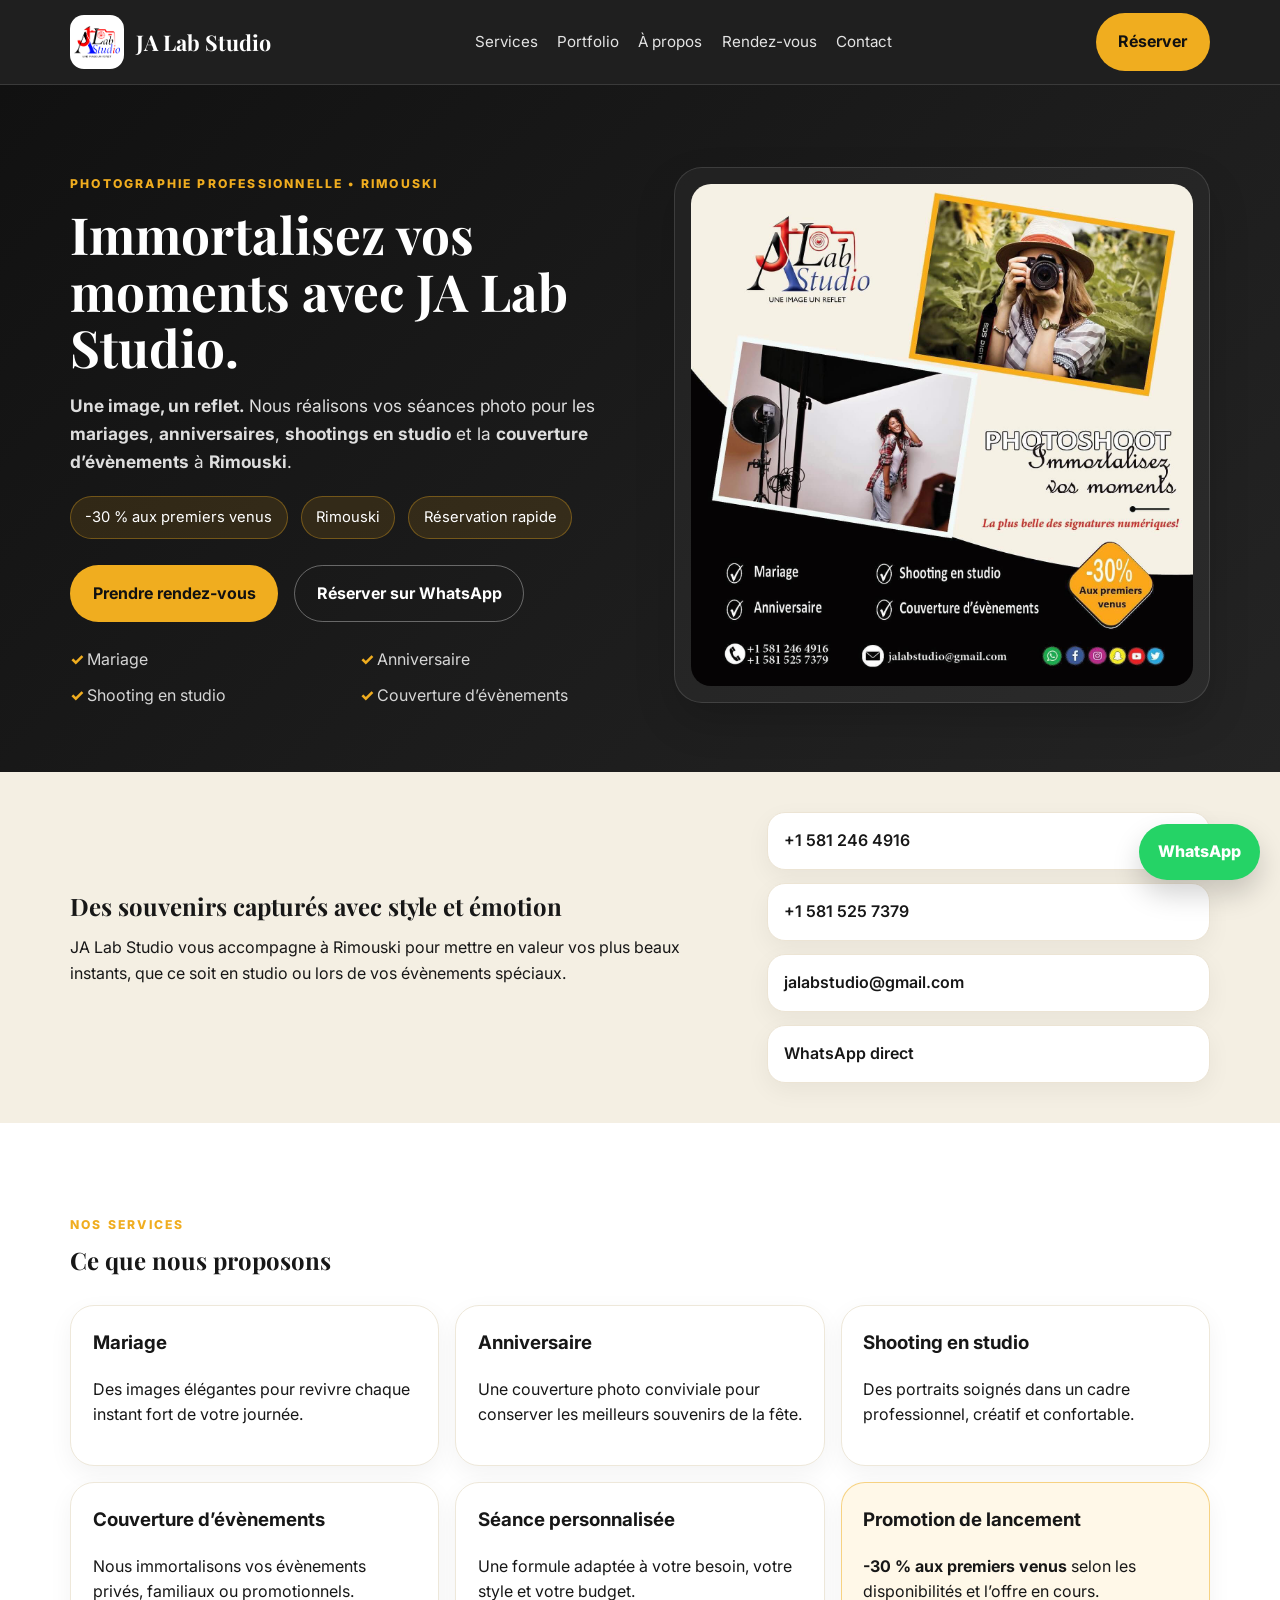
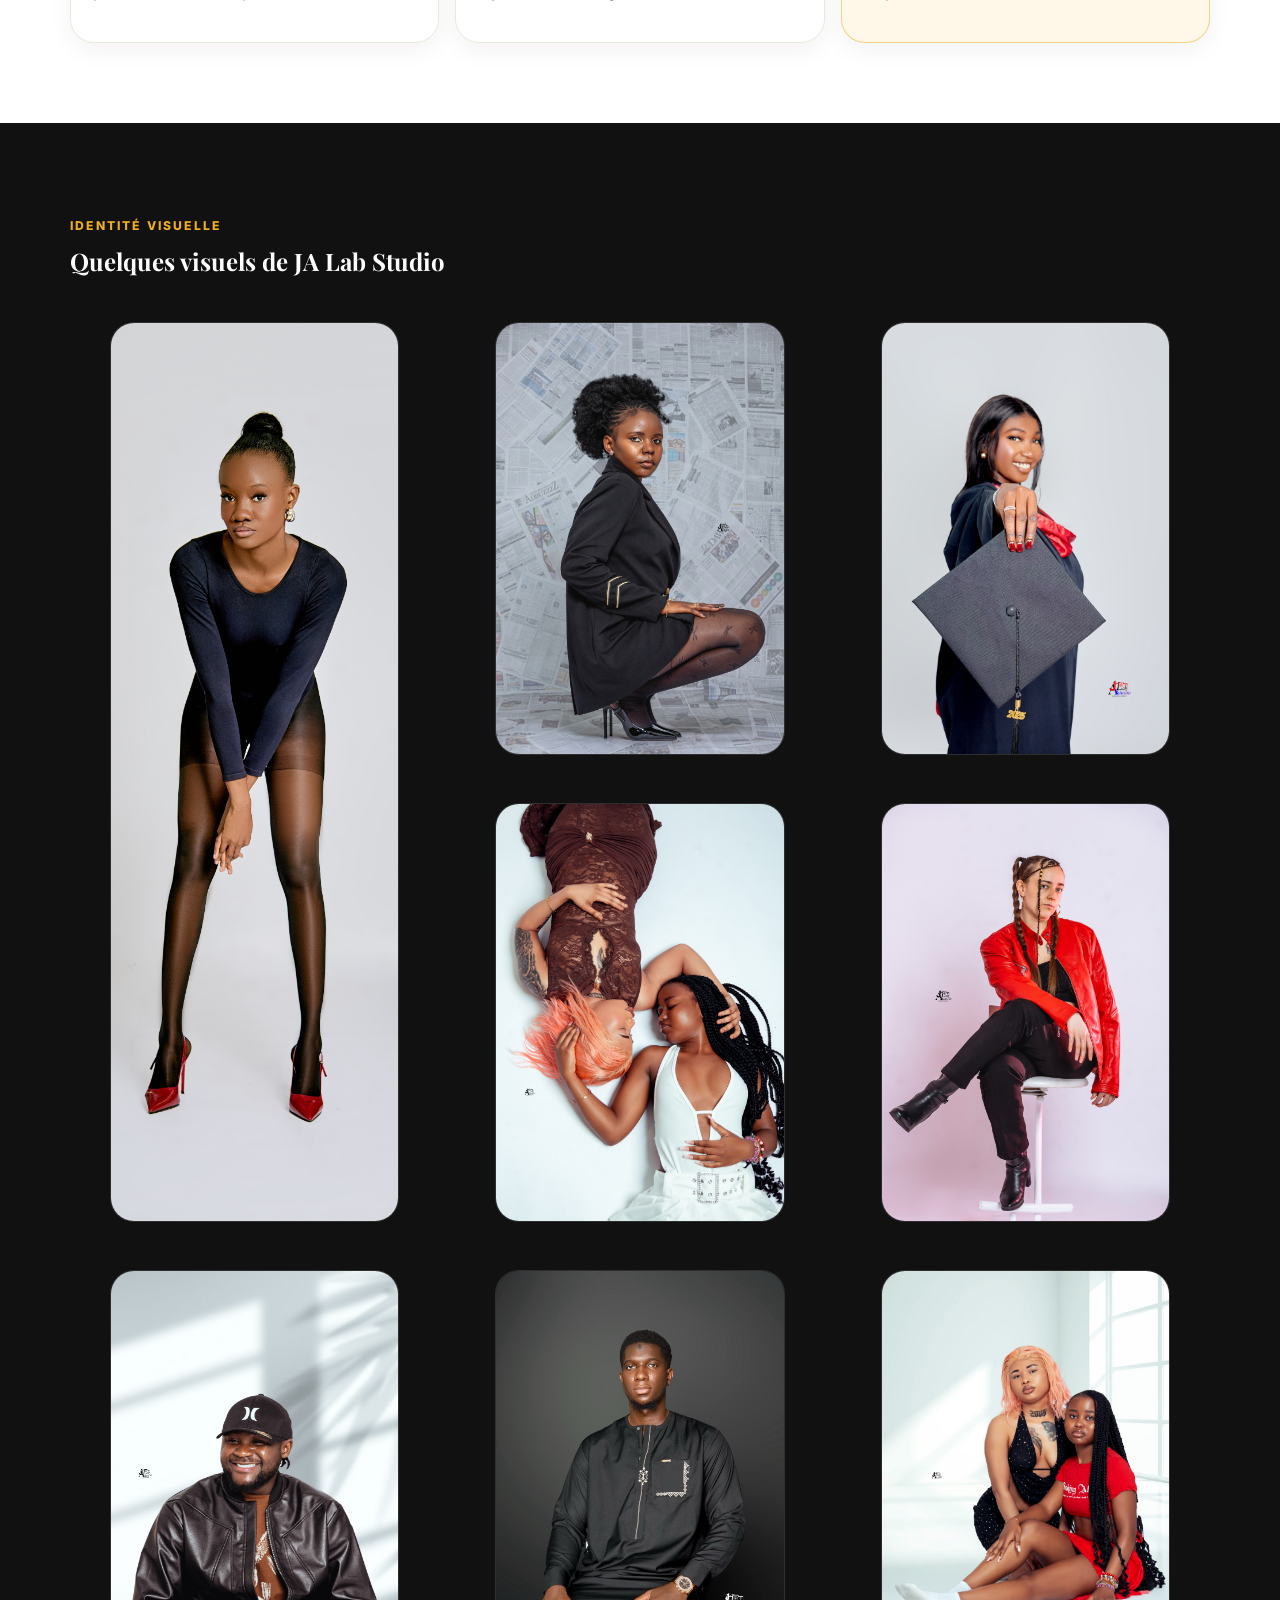
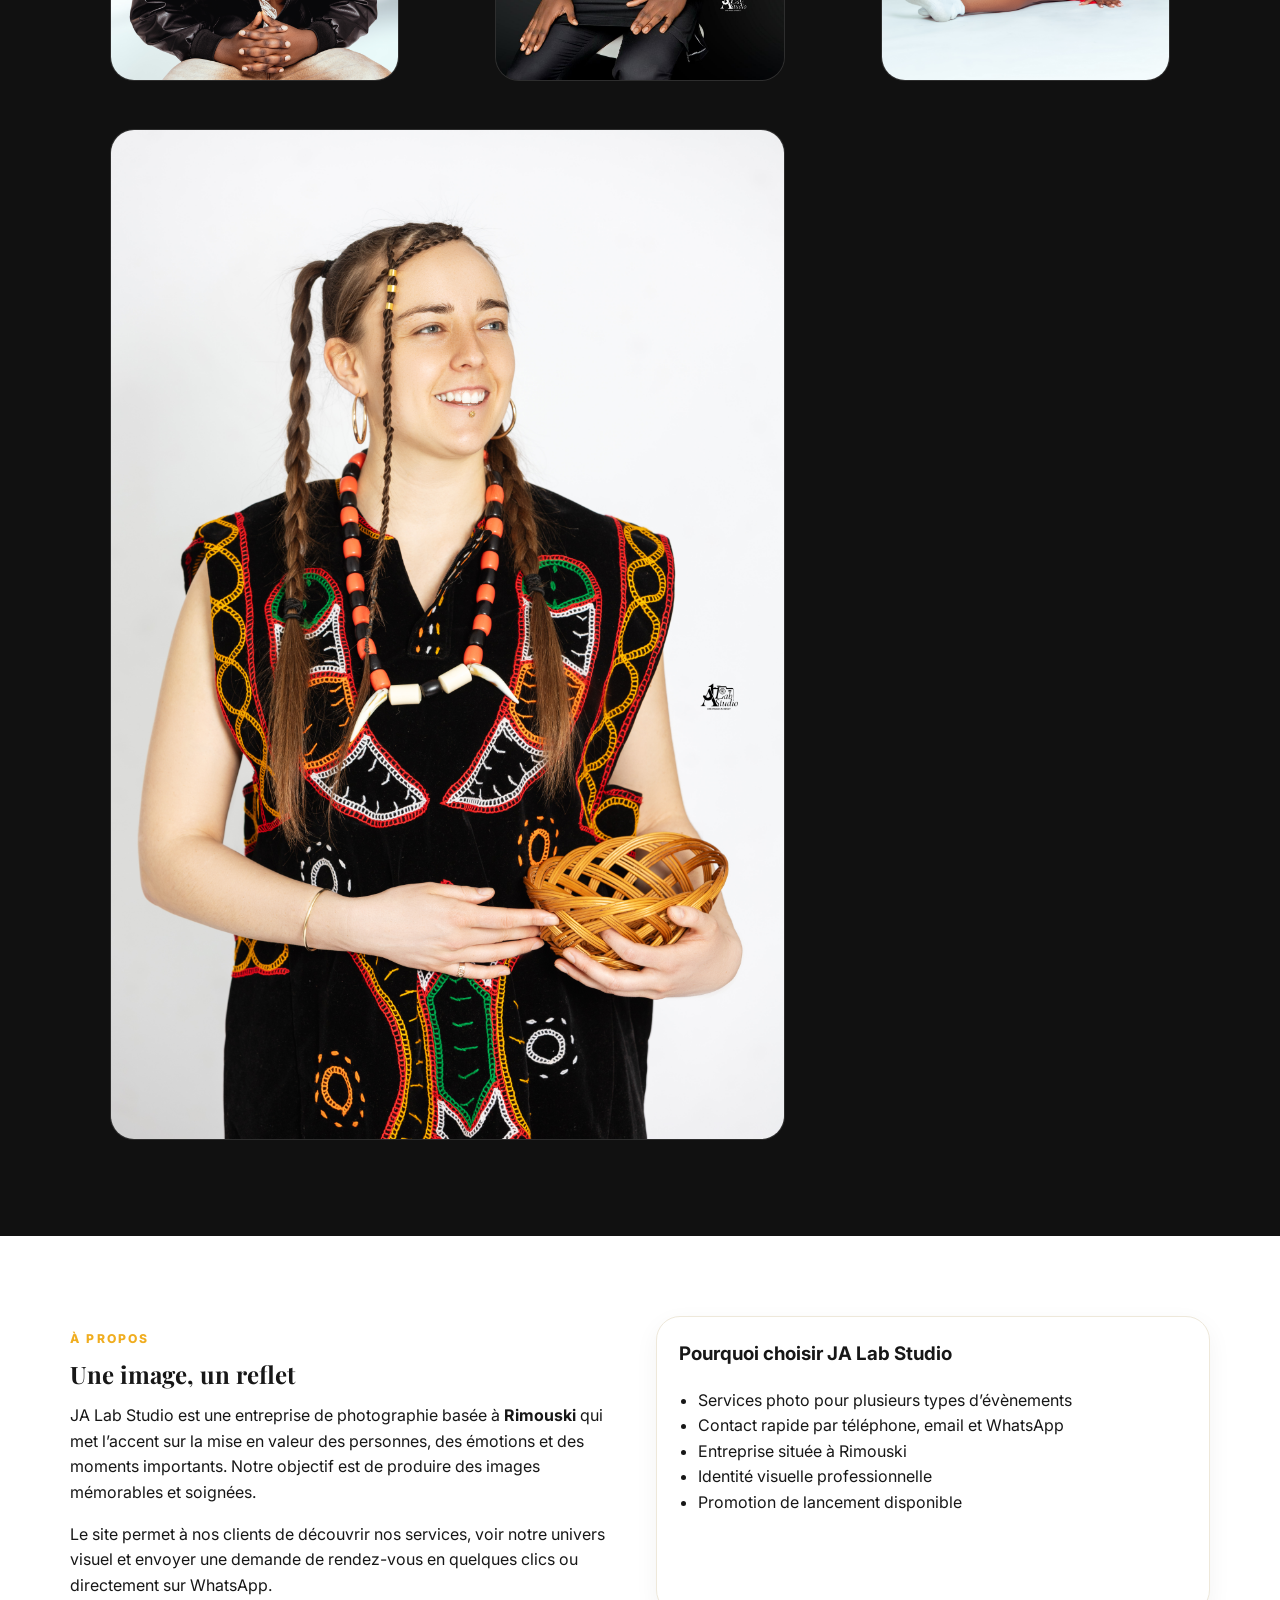
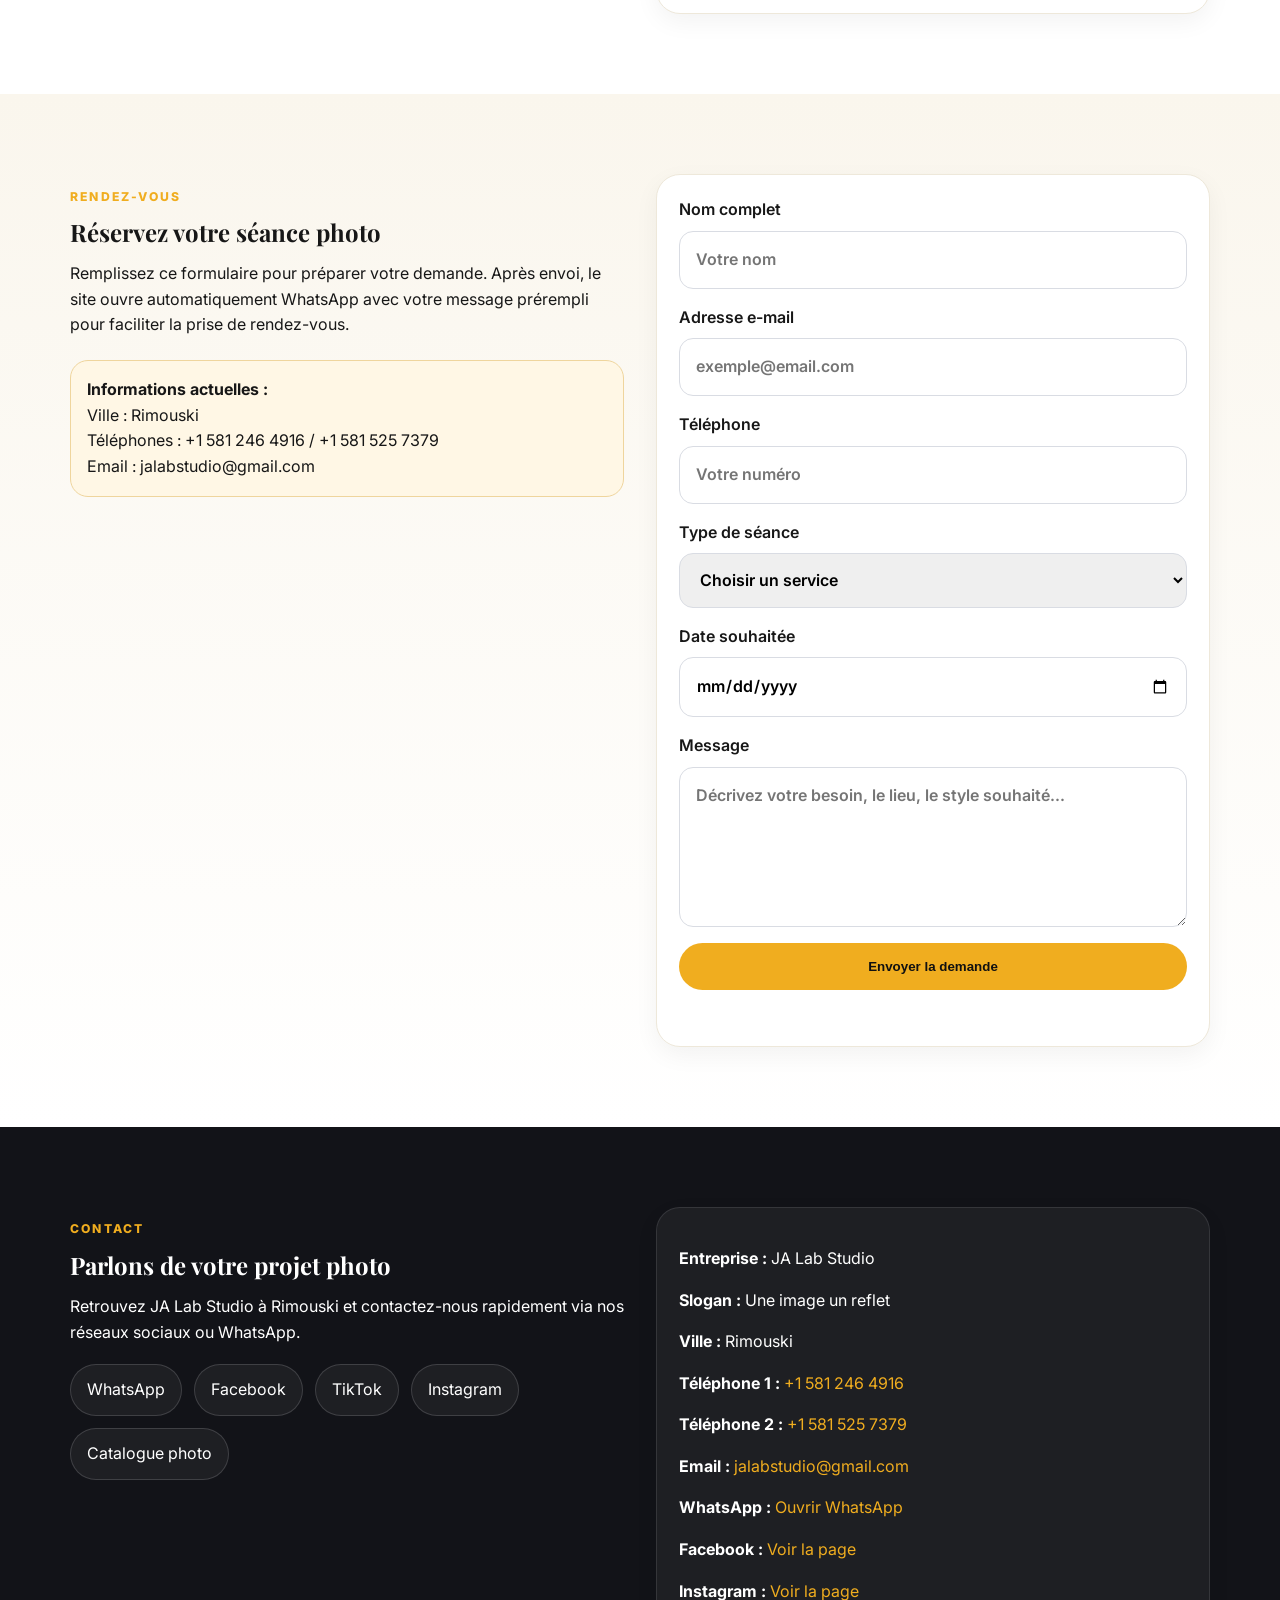
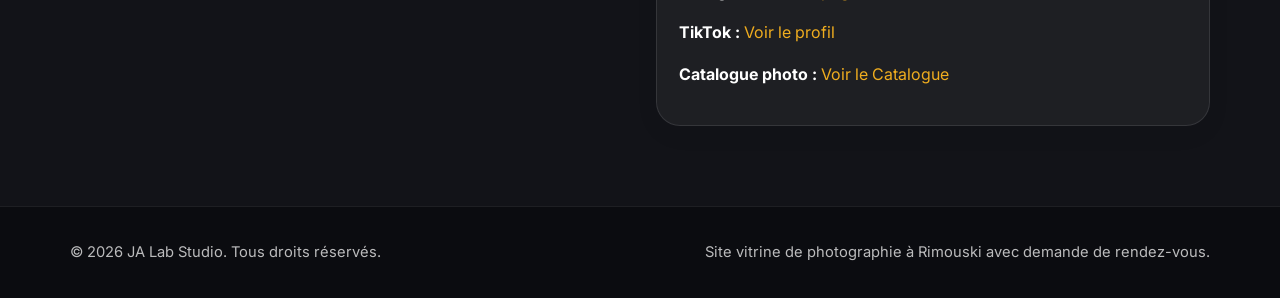
<file: index.html>
<!DOCTYPE html>
<html lang="fr">
<head>
  <meta charset="UTF-8" />
  <meta name="viewport" content="width=device-width, initial-scale=1.0" />
  <title>JA Lab Studio | Photographie à Rimouski</title>
  <meta name="description" content="JA Lab Studio à Rimouski - Mariage, anniversaire, shooting en studio et couverture d'événements. Réservez votre séance photo facilement." />
  <link rel="preconnect" href="https://fonts.googleapis.com">
  <link rel="preconnect" href="https://fonts.gstatic.com" crossorigin>
  <link href="https://fonts.googleapis.com/css2?family=Playfair+Display:wght@600;700&family=Inter:wght@400;500;600;700;800&display=swap" rel="stylesheet">
  <link rel="stylesheet" href="styles.css" />
</head>
<body>
  <header class="site-header">
    <div class="container nav-wrap">
      <a href="#accueil" class="brand">
       <img src="logo-ja-lab-studio.png" alt="Logo JA Lab Studio" class="brand-logo">
        <span class="brand-text">JA Lab Studio</span>
      </a>
      <nav class="nav">
        <a href="#services">Services</a>
        <a href="#portfolio">Portfolio</a>
        <a href="#apropos">À propos</a>
        <a href="#reservation">Rendez-vous</a>
        <a href="#contact">Contact</a>
      </nav>
      <a href="#reservation" class="btn btn-primary nav-cta">Réserver</a>
    </div>
  </header>

  <main>
    <section id="accueil" class="hero">
      <div class="container hero-grid">
        <div class="hero-copy">
          <p class="eyebrow">Photographie professionnelle • Rimouski</p>
          <h1>Immortalisez vos moments avec JA Lab Studio.</h1>
          <p class="hero-text">
            <strong>Une image, un reflet.</strong> Nous réalisons vos séances photo pour les <strong>mariages</strong>,
            <strong>anniversaires</strong>, <strong>shootings en studio</strong> et la <strong>couverture d’évènements</strong> à <strong>Rimouski</strong>.
          </p>
          <div class="hero-badges">
            <span>-30 % aux premiers venus</span>
            <span>Rimouski</span>
            <span>Réservation rapide</span>
          </div>
          <div class="hero-actions">
            <a href="#reservation" class="btn btn-primary">Prendre rendez-vous</a>
            <a href="https://wa.me/message/3RZIZTAQAWMLC1" target="_blank" rel="noopener" class="btn btn-secondary">Réserver sur WhatsApp</a>
          </div>
          <ul class="hero-points">
            <li>Mariage</li>
            <li>Anniversaire</li>
            <li>Shooting en studio</li>
            <li>Couverture d’évènements</li>
          </ul>
        </div>

        <div class="hero-visual">
          <div class="hero-poster-card">
           <img src="flyer.jpeg" alt="Affiche publicitaire JA Lab Studio" class="hero-poster">
          </div>
        </div>
      </div>
    </section>

    <section class="intro-strip">
      <div class="container intro-strip-grid">
        <div>
          <h2>Des souvenirs capturés avec style et émotion</h2>
          <p>
            JA Lab Studio vous accompagne à Rimouski pour mettre en valeur vos plus beaux instants,
            que ce soit en studio ou lors de vos évènements spéciaux.
          </p>
        </div>
        <div class="quick-contact">
          <a href="tel:+15812464916">+1 581 246 4916</a>
          <a href="tel:+15815257379">+1 581 525 7379</a>
          <a href="mailto:jalabstudio@gmail.com">jalabstudio@gmail.com</a>
          <a href="https://wa.me/message/3RZIZTAQAWMLC1" target="_blank" rel="noopener">WhatsApp direct</a>
        </div>
      </div>
    </section>

    <section id="services" class="section">
      <div class="container">
        <p class="eyebrow">Nos services</p>
        <h2>Ce que nous proposons</h2>
        <div class="services-grid">
          <article class="service-card">
            <h3>Mariage</h3>
            <p>Des images élégantes pour revivre chaque instant fort de votre journée.</p>
          </article>
          <article class="service-card">
            <h3>Anniversaire</h3>
            <p>Une couverture photo conviviale pour conserver les meilleurs souvenirs de la fête.</p>
          </article>
          <article class="service-card">
            <h3>Shooting en studio</h3>
            <p>Des portraits soignés dans un cadre professionnel, créatif et confortable.</p>
          </article>
          <article class="service-card">
            <h3>Couverture d’évènements</h3>
            <p>Nous immortalisons vos évènements privés, familiaux ou promotionnels.</p>
          </article>
          <article class="service-card">
            <h3>Séance personnalisée</h3>
            <p>Une formule adaptée à votre besoin, votre style et votre budget.</p>
          </article>
          <article class="service-card highlight">
            <h3>Promotion de lancement</h3>
            <p><strong>-30 % aux premiers venus</strong> selon les disponibilités et l’offre en cours.</p>
          </article>
        </div>
      </div>
    </section>

    <section id="portfolio" class="section section-dark">
      <div class="container">
        <p class="eyebrow">Identité visuelle</p>
        <h2>Quelques visuels de JA Lab Studio</h2>
        <p class="section-text">
        </p>
        <div class="gallery-grid real-gallery">
           <figure class="gallery-item tall"><img src="IMG_5863.JPG.jpeg" alt="Shooting Studio"></figure>
          <figure class="gallery-item"><img src="IMG_5501.JPG.jpeg" alt="shooting studio pro"></figure>
          <figure class="gallery-item"><img src="IMG_6047.JPG.jpeg" alt="shooting studio pro1"></figure>
          <figure class="gallery-item"><img src="IMG_6939.JPG.jpeg" alt="photos d'anniversaire"></figure>
          <figure class="gallery-item"><img src="IMG_6611.JPG.jpeg" alt="photo professionnel"></figure>
          <figure class="gallery-item"><img src="IMG_5684.JPG.jpeg" alt="photo professionnel3"></figure>
          <figure class="gallery-item"><img src="IMG_567.jpeg" alt="photo professionnel"></figure>
          <figure class="gallery-item"><img src="IMG_6938.JPG.jpeg" alt="photo professionnel1"></figure>
          <figure class="gallery-item wide"><img src="IMG_6606.JPG.jpeg" alt="shooting studio tradi"></figure>
        </div>
      </div>
    </section>

    <section id="apropos" class="section">
      <div class="container about-grid">
        <div>
          <p class="eyebrow">À propos</p>
          <h2>Une image, un reflet</h2>
          <p>
            JA Lab Studio est une entreprise de photographie basée à <strong>Rimouski</strong> qui met l’accent sur la mise en valeur des personnes,
            des émotions et des moments importants. Notre objectif est de produire des images mémorables et soignées.
          </p>
          <p>
            Le site permet à nos clients de découvrir nos services, voir notre univers visuel et envoyer une demande
            de rendez-vous en quelques clics ou directement sur WhatsApp.
          </p>
        </div>
        <div class="about-box">
          <h3>Pourquoi choisir JA Lab Studio</h3>
          <ul>
            <li>Services photo pour plusieurs types d’évènements</li>
            <li>Contact rapide par téléphone, email et WhatsApp</li>
            <li>Entreprise située à Rimouski</li>
            <li>Identité visuelle professionnelle</li>
            <li>Promotion de lancement disponible</li>
          </ul>
        </div>
      </div>
    </section>

    <section id="reservation" class="section booking">
      <div class="container booking-grid">
        <div>
          <p class="eyebrow">Rendez-vous</p>
          <h2>Réservez votre séance photo</h2>
          <p>
            Remplissez ce formulaire pour préparer votre demande. Après envoi, le site ouvre automatiquement WhatsApp
            avec votre message prérempli pour faciliter la prise de rendez-vous.
          </p>
          <div class="booking-note">
            <strong>Informations actuelles :</strong><br>
            Ville : Rimouski<br>
            Téléphones : +1 581 246 4916 / +1 581 525 7379<br>
            Email : jalabstudio@gmail.com
          </div>
        </div>

        <form class="booking-form" id="bookingForm">
          <label>
            Nom complet
            <input type="text" name="nom" placeholder="Votre nom" required />
          </label>
          <label>
            Adresse e-mail
            <input type="email" name="email" placeholder="exemple@email.com" required />
          </label>
          <label>
            Téléphone
            <input type="tel" name="telephone" placeholder="Votre numéro" required />
          </label>
          <label>
            Type de séance
            <select name="service" required>
              <option value="">Choisir un service</option>
              <option>Mariage</option>
              <option>Anniversaire</option>
              <option>Shooting en studio</option>
              <option>Couverture d’évènements</option>
              <option>Séance personnalisée</option>
            </select>
          </label>
          <label>
            Date souhaitée
            <input type="date" name="date" required />
          </label>
          <label>
            Message
            <textarea name="message" rows="5" placeholder="Décrivez votre besoin, le lieu, le style souhaité..."></textarea>
          </label>
          <button type="submit" class="btn btn-primary btn-full">Envoyer la demande</button>
          <p id="formMessage" class="form-message"></p>
        </form>
      </div>
    </section>

    <section id="contact" class="section contact">
      <div class="container contact-grid">
        <div>
          <p class="eyebrow">Contact</p>
          <h2>Parlons de votre projet photo</h2>
          <p>
            Retrouvez JA Lab Studio à Rimouski et contactez-nous rapidement via nos réseaux sociaux ou WhatsApp.
          </p>
          <div class="social-links">
            <a href="https://wa.me/message/3RZIZTAQAWMLC1" target="_blank" rel="noopener">WhatsApp</a>
            <a href="https://www.facebook.com/share/1DHdBiXSp3/?mibextid=wwXIfr" target="_blank" rel="noopener">Facebook</a>
            <a href="https://www.tiktok.com/@ja.lab.studios?_r=1&_t=ZS-95EiKTUjfdd" target="_blank" rel="noopener">TikTok</a>
            <a href="https://www.instagram.com/ja_lab_studio?igsh=MWtpMGplNHZyZHNmeQ%3D%3D&utm_source=qr" target="_blank" rel="noopener">Instagram</a>
            <a href="https://wa.me/c/14188960818" target="_blank" rel="noopener">Catalogue photo</a>

          </div>
        </div>
        <div class="contact-card">
          <p><strong>Entreprise :</strong> JA Lab Studio</p>
          <p><strong>Slogan :</strong> Une image un reflet</p>
          <p><strong>Ville :</strong> Rimouski</p>
          <p><strong>Téléphone 1 :</strong> <a href="tel:+15812464916">+1 581 246 4916</a></p>
          <p><strong>Téléphone 2 :</strong> <a href="tel:+15815257379">+1 581 525 7379</a></p>
          <p><strong>Email :</strong> <a href="mailto:jalabstudio@gmail.com">jalabstudio@gmail.com</a></p>
          <p><strong>WhatsApp :</strong> <a href="https://wa.me/message/3RZIZTAQAWMLC1" target="_blank" rel="noopener">Ouvrir WhatsApp</a></p>
          <p><strong>Facebook :</strong> <a href="https://www.facebook.com/share/1DHdBiXSp3/?mibextid=wwXIfr" target="_blank" rel="noopener">Voir la page</a></p>
          <p><strong>Instagram :</strong> <a href="https://www.instagram.com/ja_lab_studio?igsh=MWtpMGplNHZyZHNmeQ%3D%3D&utm_source=qr" target="_blank" rel="noopener">Voir la page</a></p>
          <p><strong>TikTok :</strong> <a href="https://www.tiktok.com/@ja.lab.studios?_r=1&_t=ZS-95EiKTUjfdd" target="_blank" rel="noopener">Voir le profil</a></p>
          <p><strong>Catalogue photo :</strong> <a href="https://wa.me/c/14188960818" target="_blank" rel="noopener">Voir le Catalogue</a></p>
        </div>
      </div>
    </section>
  </main>

  <a href="https://wa.me/message/3RZIZTAQAWMLC1" class="whatsapp-float" target="_blank" rel="noopener" aria-label="Contacter JA Lab Studio sur WhatsApp">
    WhatsApp
  </a>

  <footer class="site-footer">
    <div class="container footer-wrap">
      <p>© <span id="year"></span> JA Lab Studio. Tous droits réservés.</p>
      <p>Site vitrine de photographie à Rimouski avec demande de rendez-vous.</p>
    </div>
  </footer>

  <script src="script.js"></script>
</body>
</html>
</file>
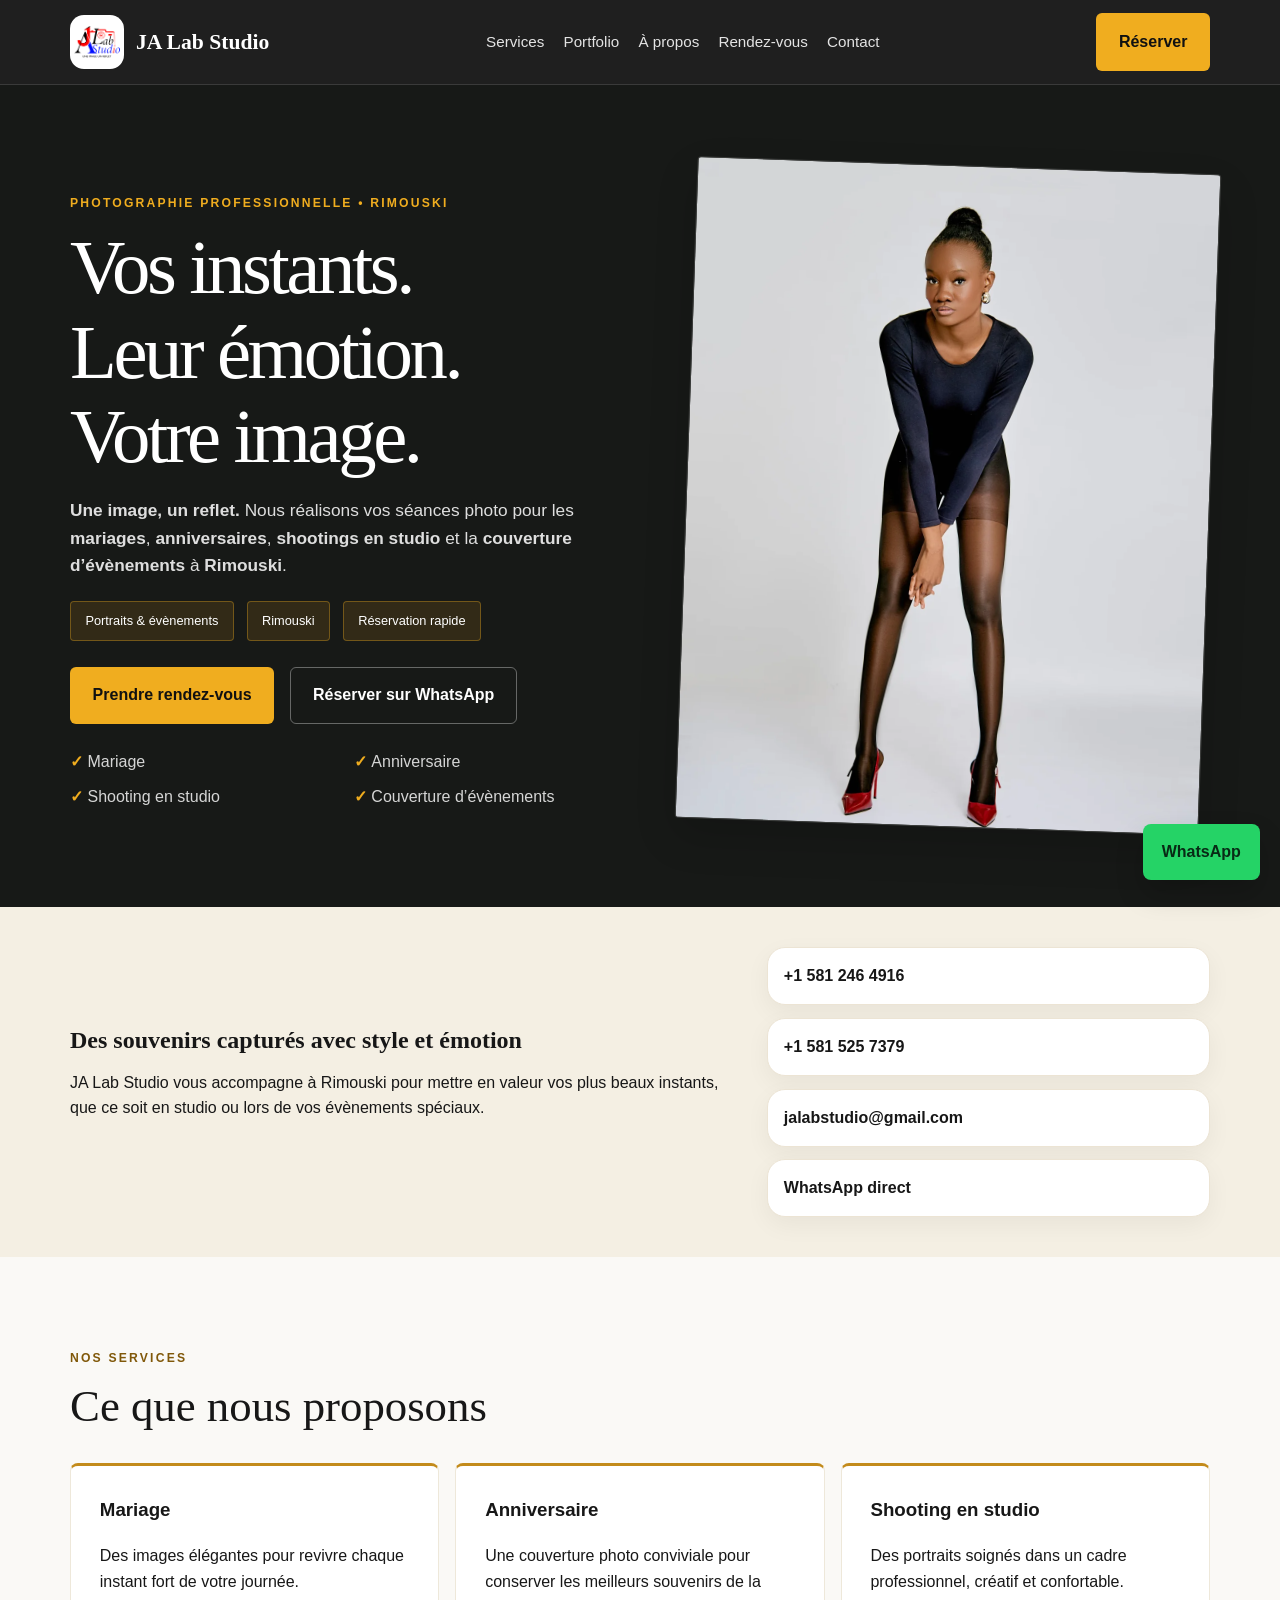
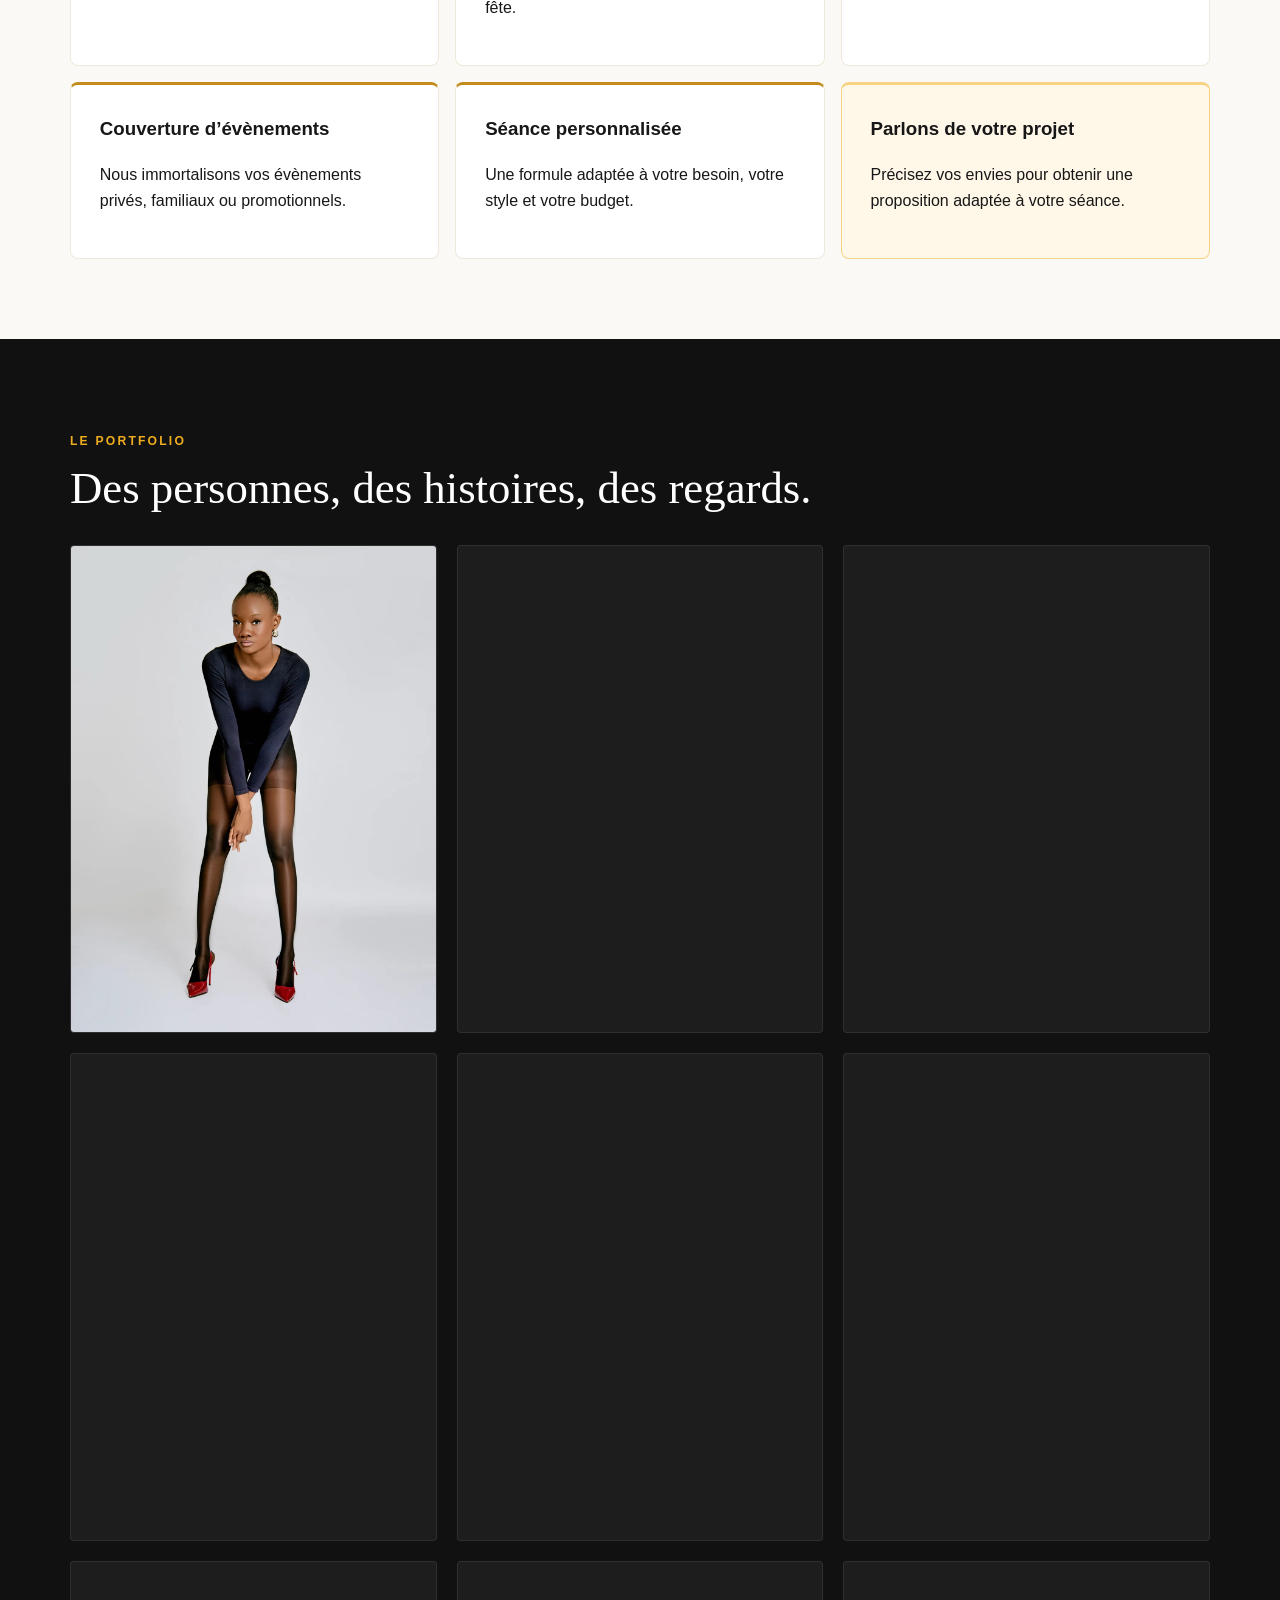
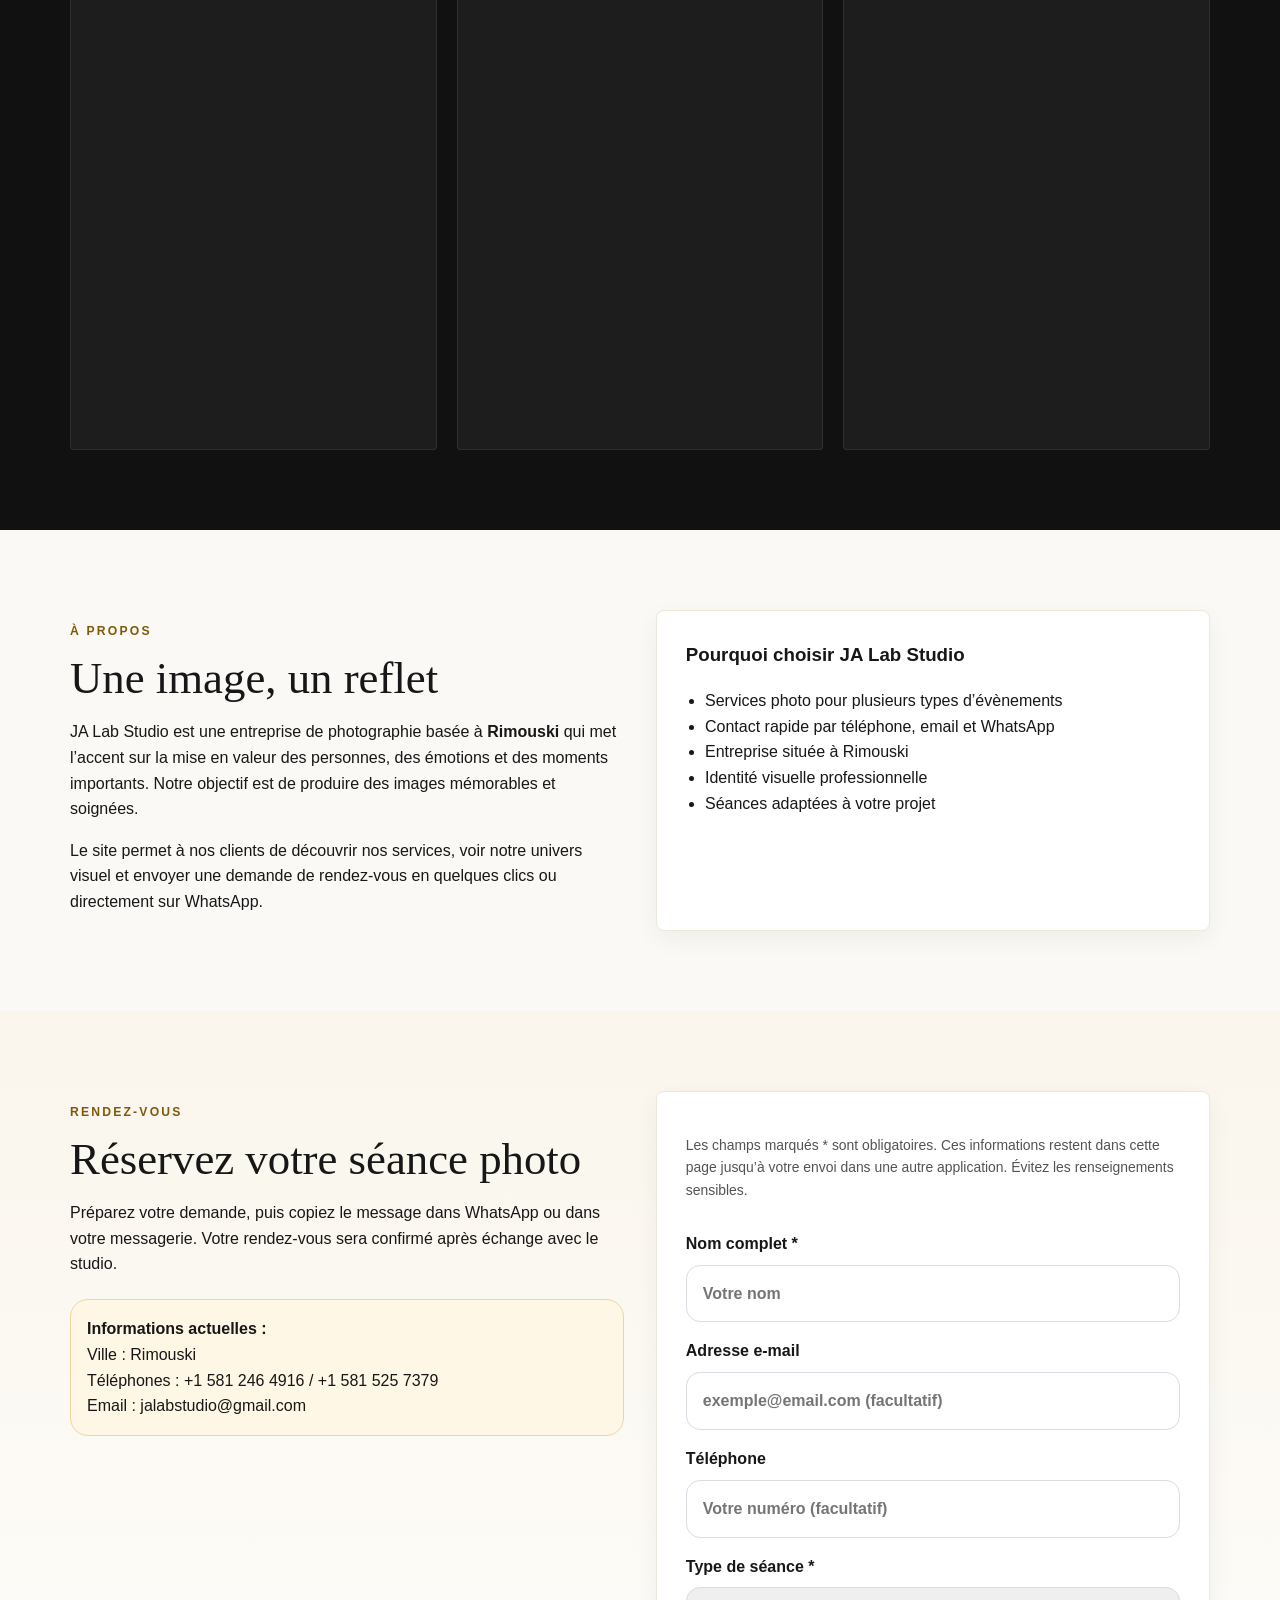
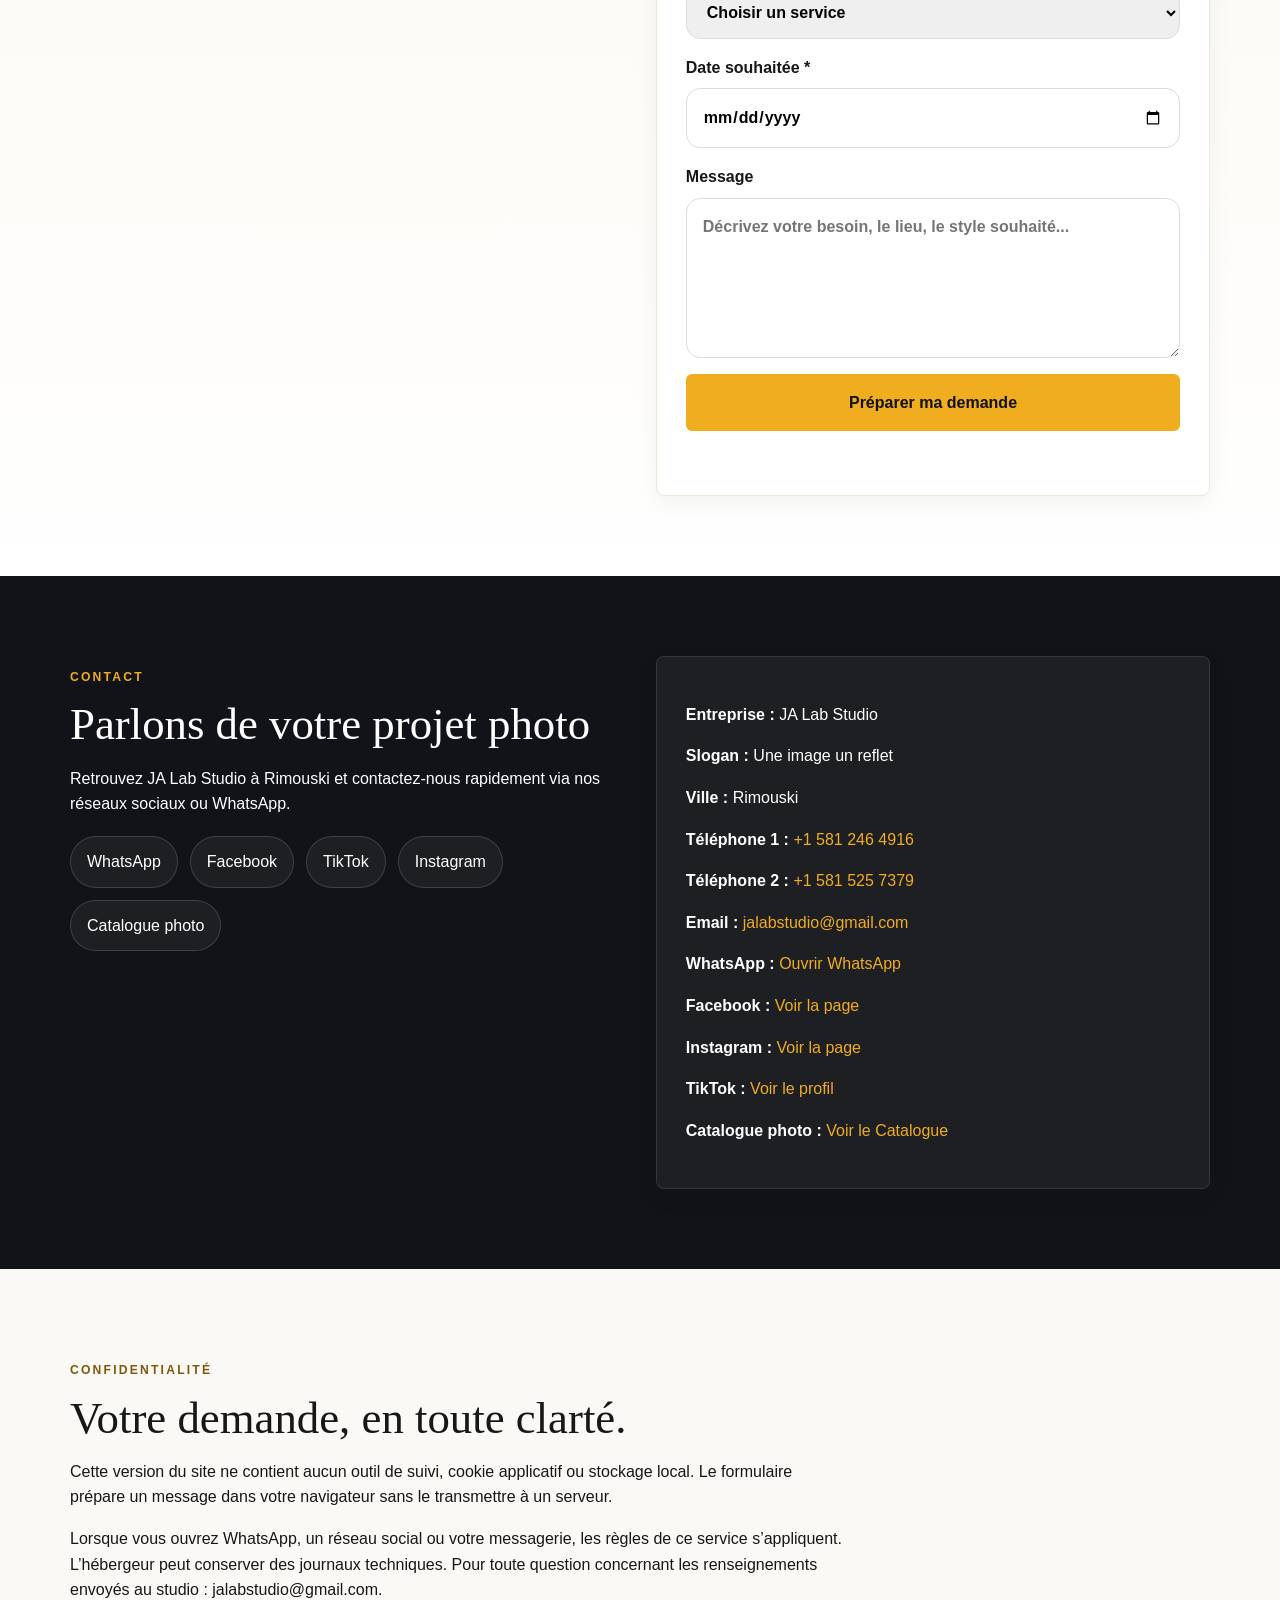
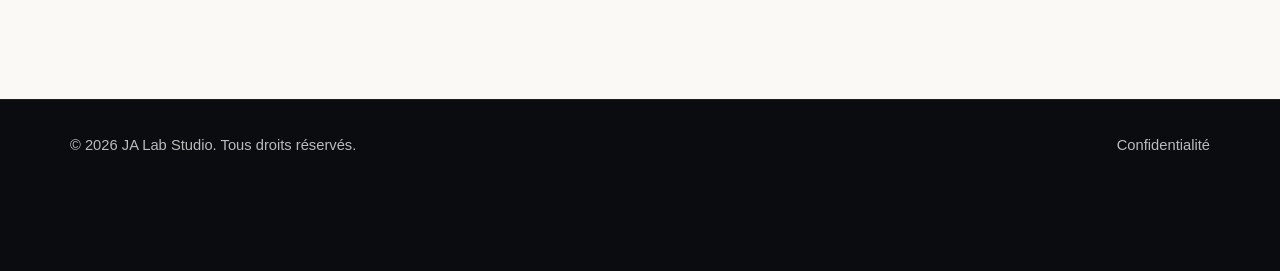
<file: docs/index.html>
<!DOCTYPE html>
<html lang="fr">
<head>
  <meta charset="UTF-8" />
  <meta http-equiv="Content-Security-Policy" content="default-src 'none'; img-src 'self'; style-src 'self'; script-src 'self'; connect-src 'none'; font-src 'self'; object-src 'none'; base-uri 'none'; form-action 'none'; upgrade-insecure-requests">
  <meta name="referrer" content="no-referrer">
  <meta name="color-scheme" content="light">
  <meta name="viewport" content="width=device-width, initial-scale=1.0" />
  <title>JA Lab Studio | Photographie à Rimouski</title>
  <meta name="description" content="JA Lab Studio à Rimouski - Mariage, anniversaire, shooting en studio et couverture d'événements. Réservez votre séance photo facilement." />
  <link rel="stylesheet" href="styles.css" />
</head>
<body>
  <a class="skip-link" href="#main">Aller au contenu</a>
  <header class="site-header">
    <div class="container nav-wrap">
      <a href="#accueil" class="brand">
        <img src="assets/logo-ja-lab-studio.webp" alt="Logo JA Lab Studio" class="brand-logo" width="1600" height="1140" loading="lazy" decoding="async">
        <span class="brand-text">JA Lab Studio</span>
      </a>
      <button class="menu-toggle" type="button" aria-controls="navigation" aria-expanded="false" hidden>Menu</button>
      <nav class="nav" id="navigation" aria-label="Navigation principale">
        <a href="#services">Services</a>
        <a href="#portfolio">Portfolio</a>
        <a href="#apropos">À propos</a>
        <a href="#reservation">Rendez-vous</a>
        <a href="#contact">Contact</a>
      </nav>
      <a href="#reservation" class="btn btn-primary nav-cta">Réserver</a>
    </div>
  </header>

  <main id="main">
    <section id="accueil" class="hero">
      <div class="container hero-grid">
        <div class="hero-copy">
          <p class="eyebrow">Photographie professionnelle • Rimouski</p>
          <h1>Vos instants.
Leur émotion.
Votre image.</h1>
          <p class="hero-text">
            <strong>Une image, un reflet.</strong> Nous réalisons vos séances photo pour les <strong>mariages</strong>,
            <strong>anniversaires</strong>, <strong>shootings en studio</strong> et la <strong>couverture d’évènements</strong> à <strong>Rimouski</strong>.
          </p>
          <div class="hero-badges">
            <span>Portraits &amp; évènements</span>
            <span>Rimouski</span>
            <span>Réservation rapide</span>
          </div>
          <div class="hero-actions">
            <a href="#reservation" class="btn btn-primary">Prendre rendez-vous</a>
            <a href="https://wa.me/message/3RZIZTAQAWMLC1" target="_blank" rel="noopener noreferrer" class="btn btn-secondary">Réserver sur WhatsApp</a>
          </div>
          <ul class="hero-points">
            <li>Mariage</li>
            <li>Anniversaire</li>
            <li>Shooting en studio</li>
            <li>Couverture d’évènements</li>
          </ul>
        </div>

        <div class="hero-visual">
          <div class="hero-poster-card">
            <img src="assets/IMG_5863.JPG.webp" alt="Portrait en studio sur fond clair" class="hero-poster" width="1200" height="1800" fetchpriority="high">
          </div>
        </div>
      </div>
    </section>

    <section class="intro-strip">
      <div class="container intro-strip-grid">
        <div>
          <h2>Des souvenirs capturés avec style et émotion</h2>
          <p>
            JA Lab Studio vous accompagne à Rimouski pour mettre en valeur vos plus beaux instants,
            que ce soit en studio ou lors de vos évènements spéciaux.
          </p>
        </div>
        <div class="quick-contact">
          <a href="tel:+15812464916">+1 581 246 4916</a>
          <a href="tel:+15815257379">+1 581 525 7379</a>
          <a href="mailto:jalabstudio@gmail.com">jalabstudio@gmail.com</a>
          <a href="https://wa.me/message/3RZIZTAQAWMLC1" target="_blank" rel="noopener noreferrer">WhatsApp direct</a>
        </div>
      </div>
    </section>

    <section id="services" class="section">
      <div class="container">
        <p class="eyebrow">Nos services</p>
        <h2>Ce que nous proposons</h2>
        <div class="services-grid">
          <article class="service-card">
            <h3>Mariage</h3>
            <p>Des images élégantes pour revivre chaque instant fort de votre journée.</p>
          </article>
          <article class="service-card">
            <h3>Anniversaire</h3>
            <p>Une couverture photo conviviale pour conserver les meilleurs souvenirs de la fête.</p>
          </article>
          <article class="service-card">
            <h3>Shooting en studio</h3>
            <p>Des portraits soignés dans un cadre professionnel, créatif et confortable.</p>
          </article>
          <article class="service-card">
            <h3>Couverture d’évènements</h3>
            <p>Nous immortalisons vos évènements privés, familiaux ou promotionnels.</p>
          </article>
          <article class="service-card">
            <h3>Séance personnalisée</h3>
            <p>Une formule adaptée à votre besoin, votre style et votre budget.</p>
          </article>
          <article class="service-card highlight">
            <h3>Parlons de votre projet</h3>
            <p>Précisez vos envies pour obtenir une proposition adaptée à votre séance.</p>
          </article>
        </div>
      </div>
    </section>

    <section id="portfolio" class="section section-dark">
      <div class="container">
        <p class="eyebrow">Le portfolio</p>
        <h2>Des personnes, des histoires, des regards.</h2>
        <p class="section-text">
        </p>
        <div class="gallery-grid real-gallery">
          <figure class="gallery-item tall"><img src="assets/IMG_5863.JPG.webp" alt="Shooting Studio " width="1200" height="1800" loading="lazy" decoding="async"></figure>
          <figure class="gallery-item"><img src="assets/IMG_5501.JPG.webp" alt="shooting studio pro" width="1200" height="1800" loading="lazy" decoding="async"></figure>
          <figure class="gallery-item"><img src="assets/IMG_6047.JPG.webp" alt="shooting studio pro1" width="1286" height="1800" loading="lazy" decoding="async"></figure>
          <figure class="gallery-item"><img src="assets/IMG_6939.JPG.webp" alt="photos d'anniversaire" width="1351" height="1800" loading="lazy" decoding="async"></figure>
          <figure class="gallery-item"><img src="assets/IMG_6611.JPG.webp" alt="photo professionnel" width="1240" height="1800" loading="lazy" decoding="async"></figure>
          <figure class="gallery-item"><img src="assets/IMG_5684.JPG.webp" alt="photo professionnel3" width="1264" height="1800" loading="lazy" decoding="async"></figure>
          <figure class="gallery-item"><img src="assets/IMG_567.webp" alt="photo professionnel" width="1142" height="1600" loading="lazy" decoding="async"></figure>
          <figure class="gallery-item"><img src="assets/IMG_6938.JPG.webp" alt="photo professionnel1" width="1372" height="1800" loading="lazy" decoding="async"></figure>
          <figure class="gallery-item wide"><img src="assets/IMG_6606.JPG.webp" alt="shooting studio tradi" width="1200" height="1800" loading="lazy" decoding="async"></figure>
        </div>
      </div>
    </section>

    <section id="apropos" class="section">
      <div class="container about-grid">
        <div>
          <p class="eyebrow">À propos</p>
          <h2>Une image, un reflet</h2>
          <p>
            JA Lab Studio est une entreprise de photographie basée à <strong>Rimouski</strong> qui met l’accent sur la mise en valeur des personnes,
            des émotions et des moments importants. Notre objectif est de produire des images mémorables et soignées.
          </p>
          <p>
            Le site permet à nos clients de découvrir nos services, voir notre univers visuel et envoyer une demande
            de rendez-vous en quelques clics ou directement sur WhatsApp.
          </p>
        </div>
        <div class="about-box">
          <h3>Pourquoi choisir JA Lab Studio</h3>
          <ul>
            <li>Services photo pour plusieurs types d’évènements</li>
            <li>Contact rapide par téléphone, email et WhatsApp</li>
            <li>Entreprise située à Rimouski</li>
            <li>Identité visuelle professionnelle</li>
            <li>Séances adaptées à votre projet</li>
          </ul>
        </div>
      </div>
    </section>

    <section id="reservation" class="section booking">
      <div class="container booking-grid">
        <div>
          <p class="eyebrow">Rendez-vous</p>
          <h2>Réservez votre séance photo</h2>
          <p>
            Préparez votre demande, puis copiez le message dans WhatsApp ou dans votre messagerie. Votre rendez-vous sera confirmé après échange avec le studio.
          </p>
          <div class="booking-note">
            <strong>Informations actuelles :</strong><br>
            Ville : Rimouski<br>
            Téléphones : +1 581 246 4916 / +1 581 525 7379<br>
            Email : jalabstudio@gmail.com
          </div>
        </div>

        <form class="booking-form" id="bookingForm">
          <p class="privacy-note">Les champs marqués * sont obligatoires. Ces informations restent dans cette page jusqu’à votre envoi dans une autre application. Évitez les renseignements sensibles.</p>
          <label>
            Nom complet *
            <input type="text" name="nom" autocomplete="name" maxlength="100" placeholder="Votre nom" required />
          </label>
          <label>
            Adresse e-mail
            <input type="email" name="email" autocomplete="email" maxlength="254" placeholder="exemple@email.com (facultatif)" />
          </label>
          <label>
            Téléphone
            <input type="tel" name="telephone" autocomplete="tel" maxlength="32" placeholder="Votre numéro (facultatif)" />
          </label>
          <label>
            Type de séance *
            <select name="service" required>
              <option value="">Choisir un service</option>
              <option>Mariage</option>
              <option>Anniversaire</option>
              <option>Shooting en studio</option>
              <option>Couverture d’évènements</option>
              <option>Séance personnalisée</option>
            </select>
          </label>
          <label>
            Date souhaitée *
            <input type="date" name="date" required />
          </label>
          <label>
            Message
            <textarea name="message" maxlength="1500" rows="5" placeholder="Décrivez votre besoin, le lieu, le style souhaité..."></textarea>
          </label>
          <button type="submit" class="btn btn-primary btn-full">Préparer ma demande</button>
          <p id="formMessage" class="form-message" role="status" aria-live="polite"></p>
          <div id="preparedRequest" hidden>
            <label>Votre message à copier<textarea id="requestText" readonly rows="9"></textarea></label>
            <button type="button" id="copyRequest" class="btn btn-primary">Copier le message</button>
            <a class="request-link" href="https://wa.me/message/3RZIZTAQAWMLC1" target="_blank" rel="noopener noreferrer">Ouvrir WhatsApp ↗</a>
            <a class="request-link" href="mailto:jalabstudio@gmail.com">Ouvrir ma messagerie</a>
            <p>Collez le message, puis envoyez-le. Rien n’a encore été transmis au studio.</p>
          </div>
          <noscript>Pour réserver sans JavaScript, contactez directement le studio par téléphone, courriel ou WhatsApp.</noscript>
        </form>
      </div>
    </section>

    <section id="contact" class="section contact">
      <div class="container contact-grid">
        <div>
          <p class="eyebrow">Contact</p>
          <h2>Parlons de votre projet photo</h2>
          <p>
            Retrouvez JA Lab Studio à Rimouski et contactez-nous rapidement via nos réseaux sociaux ou WhatsApp.
          </p>
          <div class="social-links">
            <a href="https://wa.me/message/3RZIZTAQAWMLC1" target="_blank" rel="noopener noreferrer">WhatsApp</a>
            <a href="https://www.facebook.com/share/1DHdBiXSp3/?mibextid=wwXIfr" target="_blank" rel="noopener noreferrer">Facebook</a>
            <a href="https://www.tiktok.com/@ja.lab.studios?_r=1&_t=ZS-95EiKTUjfdd" target="_blank" rel="noopener noreferrer">TikTok</a>
            <a href="https://www.instagram.com/ja_lab_studio?igsh=MWtpMGplNHZyZHNmeQ%3D%3D&utm_source=qr" target="_blank" rel="noopener noreferrer">Instagram</a>
            <a href="https://wa.me/c/14188960818" target="_blank" rel="noopener noreferrer">Catalogue photo</a>

          </div>
        </div>
        <div class="contact-card">
          <p><strong>Entreprise :</strong> JA Lab Studio</p>
          <p><strong>Slogan :</strong> Une image un reflet</p>
          <p><strong>Ville :</strong> Rimouski</p>
          <p><strong>Téléphone 1 :</strong> <a href="tel:+15812464916">+1 581 246 4916</a></p>
          <p><strong>Téléphone 2 :</strong> <a href="tel:+15815257379">+1 581 525 7379</a></p>
          <p><strong>Email :</strong> <a href="mailto:jalabstudio@gmail.com">jalabstudio@gmail.com</a></p>
          <p><strong>WhatsApp :</strong> <a href="https://wa.me/message/3RZIZTAQAWMLC1" target="_blank" rel="noopener noreferrer">Ouvrir WhatsApp</a></p>
          <p><strong>Facebook :</strong> <a href="https://www.facebook.com/share/1DHdBiXSp3/?mibextid=wwXIfr" target="_blank" rel="noopener noreferrer">Voir la page</a></p>
          <p><strong>Instagram :</strong> <a href="https://www.instagram.com/ja_lab_studio?igsh=MWtpMGplNHZyZHNmeQ%3D%3D&utm_source=qr" target="_blank" rel="noopener noreferrer">Voir la page</a></p>
          <p><strong>TikTok :</strong> <a href="https://www.tiktok.com/@ja.lab.studios?_r=1&_t=ZS-95EiKTUjfdd" target="_blank" rel="noopener noreferrer">Voir le profil</a></p>
          <p><strong>Catalogue photo :</strong> <a href="https://wa.me/c/14188960818" target="_blank" rel="noopener noreferrer">Voir le Catalogue</a></p>
        </div>
      </div>
    </section>
    <section id="confidentialite" class="section privacy-section"><div class="container">
      <p class="eyebrow">Confidentialité</p><h2>Votre demande, en toute clarté.</h2>
      <p>Cette version du site ne contient aucun outil de suivi, cookie applicatif ou stockage local. Le formulaire prépare un message dans votre navigateur sans le transmettre à un serveur.</p>
      <p>Lorsque vous ouvrez WhatsApp, un réseau social ou votre messagerie, les règles de ce service s’appliquent. L’hébergeur peut conserver des journaux techniques. Pour toute question concernant les renseignements envoyés au studio : <a href="mailto:jalabstudio@gmail.com">jalabstudio@gmail.com</a>.</p>
    </div></section>
  </main>

  <a href="https://wa.me/message/3RZIZTAQAWMLC1" class="whatsapp-float" target="_blank" rel="noopener noreferrer" aria-label="Contacter JA Lab Studio sur WhatsApp">
    WhatsApp
  </a>

  <footer class="site-footer">
    <div class="container footer-wrap">
      <p>© <span id="year"></span> JA Lab Studio. Tous droits réservés.</p>
      <p><a href="#confidentialite">Confidentialité</a></p>
    </div>
  </footer>

  <script src="script.js" defer></script>
</body>
</html>
</file>
<file: styles.css>
:root {
  --bg: #111111;
  --surface: #191919;
  --card: #ffffff;
  --text: #171717;
  --muted: #5e5e5e;
  --line: rgba(255,255,255,0.12);
  --accent: #f0ad1f;
  --accent-dark: #d69210;
  --cream: #f4efe3;
  --red: #d7261b;
  --blue: #2446db;
  --shadow: 0 18px 40px rgba(0,0,0,0.16);
}

* { box-sizing: border-box; }
html { scroll-behavior: smooth; }
body {
  margin: 0;
  font-family: 'Inter', sans-serif;
  color: var(--text);
  background: #fff;
  line-height: 1.6;
}
img { max-width: 100%; display: block; }
a { color: inherit; text-decoration: none; }
.container {
  width: min(1140px, calc(100% - 2rem));
  margin: 0 auto;
}
.site-header {
  position: sticky;
  top: 0;
  z-index: 50;
  background: rgba(17,17,17,0.94);
  backdrop-filter: blur(10px);
  border-bottom: 1px solid var(--line);
}
.nav-wrap {
  display: flex;
  align-items: center;
  justify-content: space-between;
  gap: 1rem;
  min-height: 84px;
}
.brand {
  display: flex;
  align-items: center;
  gap: 0.75rem;
  color: #fff;
}
.brand-logo {
  width: 54px;
  height: 54px;
  object-fit: contain;
  background: #fff;
  border-radius: 14px;
  padding: 0.25rem;
}
.brand-text {
  font-family: 'Playfair Display', serif;
  font-size: 1.35rem;
  font-weight: 700;
}
.nav {
  display: flex;
  gap: 1.2rem;
  color: rgba(255,255,255,0.88);
  font-size: 0.95rem;
}
.nav a:hover, .brand:hover { color: var(--accent); }
.btn {
  display: inline-flex;
  align-items: center;
  justify-content: center;
  border-radius: 999px;
  padding: 0.92rem 1.35rem;
  font-weight: 700;
  transition: 0.2s ease;
  border: 1px solid transparent;
}
.btn-primary {
  background: var(--accent);
  color: #111;
}
.btn-primary:hover { background: var(--accent-dark); transform: translateY(-1px); }
.btn-secondary {
  border-color: rgba(255,255,255,0.34);
  color: #fff;
}
.btn-secondary:hover { border-color: var(--accent); color: var(--accent); }
.nav-cta { white-space: nowrap; }

.hero {
  background: linear-gradient(135deg, #111111 0%, #1c1c1c 55%, #242424 100%);
  color: #fff;
  padding: 4.8rem 0 4rem;
}
.hero-grid {
  display: grid;
  grid-template-columns: 1fr 0.95fr;
  gap: 2.5rem;
  align-items: center;
}
.eyebrow {
  text-transform: uppercase;
  letter-spacing: 0.18em;
  font-size: 0.76rem;
  color: var(--accent);
  font-weight: 800;
  margin-bottom: 0.8rem;
}
.hero h1, .section h2, .intro-strip h2 {
  font-family: 'Playfair Display', serif;
  line-height: 1.1;
  margin: 0 0 1rem;
}
.hero h1 { font-size: clamp(2.5rem, 4vw, 4.6rem); }
.hero-text {
  font-size: 1.08rem;
  color: rgba(255,255,255,0.86);
  max-width: 680px;
}
.hero-badges {
  display: flex;
  flex-wrap: wrap;
  gap: 0.8rem;
  margin: 1.3rem 0 1rem;
}
.hero-badges span {
  border: 1px solid rgba(240,173,31,0.34);
  background: rgba(240,173,31,0.12);
  color: #fff;
  padding: 0.55rem 0.9rem;
  border-radius: 999px;
  font-size: 0.92rem;
}
.hero-actions {
  display: flex;
  flex-wrap: wrap;
  gap: 1rem;
  margin: 1.6rem 0;
}
.hero-points {
  list-style: none;
  padding: 0;
  margin: 0;
  color: rgba(255,255,255,0.82);
  display: grid;
  grid-template-columns: repeat(2, minmax(0, 1fr));
  gap: 0.6rem 1rem;
}
.hero-points li::before {
  content: "✓ ";
  color: var(--accent);
  font-weight: 800;
}
.hero-poster-card {
  background: rgba(255,255,255,0.04);
  border: 1px solid var(--line);
  border-radius: 28px;
  padding: 1rem;
  box-shadow: var(--shadow);
}
.hero-poster {
  width: 100%;
  border-radius: 20px;
  object-fit: cover;
}

.intro-strip {
  background: var(--cream);
  padding: 2.5rem 0;
}
.intro-strip-grid {
  display: grid;
  grid-template-columns: 1.2fr 0.8fr;
  gap: 2rem;
  align-items: center;
}
.quick-contact {
  display: grid;
  gap: 0.8rem;
}
.quick-contact a {
  background: #fff;
  border: 1px solid #ece4d4;
  border-radius: 18px;
  padding: 0.95rem 1rem;
  font-weight: 600;
  box-shadow: 0 8px 24px rgba(0,0,0,0.05);
}
.quick-contact a:hover { border-color: var(--accent); }

.section { padding: 5rem 0; }
.section-dark {
  background: var(--bg);
  color: #fff;
}
.section-dark .section-text { color: rgba(255,255,255,0.76); }
.services-grid,
.gallery-grid,
.about-grid,
.booking-grid,
.contact-grid {
  display: grid;
  gap: 1rem;
}
.services-grid { grid-template-columns: repeat(3, 1fr); margin-top: 2rem; }
.gallery-grid { grid-template-columns: repeat(3, 1fr); margin-top: 2rem; }
.about-grid, .booking-grid, .contact-grid { grid-template-columns: 1fr 1fr; gap: 2rem; }
.card, .service-card, .about-box, .contact-card, .booking-form {
  background: #fff;
  border: 1px solid #eee8da;
  border-radius: 24px;
  padding: 1.35rem;
  box-shadow: 0 8px 24px rgba(0,0,0,0.05);
}
.service-card h3, .about-box h3 { margin-top: 0; }
.service-card.highlight {
  border-color: rgba(240,173,31,0.5);
  background: #fff8e8;
}
.real-gallery .gallery-item {
  background: rgba(255,255,255,0.05);
  border: 1px solid rgba(255,255,255,0.08);
  border-radius: 24px;
  overflow: hidden;
  min-height: 220px;
}
.real-gallery .gallery-item img {
  width: 100%;
  height: 100%;
  object-fit: cover;
}
.gallery-item.tall { grid-row: span 2; min-height: 460px; }
.gallery-item.wide { grid-column: span 2; min-height: 240px; }
.about-box ul {
  margin: 1rem 0 0;
  padding-left: 1.2rem;
}
.booking {
  background: linear-gradient(180deg, #faf6ed 0%, #ffffff 100%);
}
.booking-note {
  background: #fff7e5;
  border: 1px solid #efd59d;
  border-radius: 18px;
  padding: 1rem;
  margin-top: 1.4rem;
}
.booking-form {
  display: grid;
  gap: 1rem;
}
.booking-form label {
  display: grid;
  gap: 0.5rem;
  font-weight: 600;
}
.booking-form input,
.booking-form select,
.booking-form textarea {
  width: 100%;
  border: 1px solid #d9dce3;
  border-radius: 14px;
  padding: 0.95rem 1rem;
  font: inherit;
}
.booking-form input:focus,
.booking-form select:focus,
.booking-form textarea:focus {
  outline: none;
  border-color: var(--accent);
  box-shadow: 0 0 0 3px rgba(240,173,31,0.18);
}
.btn-full { width: 100%; }
.form-message {
  min-height: 1.2rem;
  margin: 0;
  color: #2c6b2f;
  font-weight: 600;
}
.contact {
  background: #121318;
  color: #fff;
}
.contact-card {
  background: rgba(255,255,255,0.05);
  border-color: rgba(255,255,255,0.1);
}
.contact-card a { color: var(--accent); }
.social-links {
  display: flex;
  flex-wrap: wrap;
  gap: 0.75rem;
  margin-top: 1.2rem;
}
.social-links a {
  border: 1px solid rgba(255,255,255,0.15);
  padding: 0.75rem 1rem;
  border-radius: 999px;
  background: rgba(255,255,255,0.05);
}
.social-links a:hover { border-color: var(--accent); color: var(--accent); }
.disabled-link {
  opacity: 0.55;
  pointer-events: none;
}
.whatsapp-float {
  position: fixed;
  right: 20px;
  bottom: 20px;
  z-index: 60;
  background: #25d366;
  color: #fff;
  padding: 0.95rem 1.2rem;
  border-radius: 999px;
  font-weight: 800;
  box-shadow: 0 14px 28px rgba(0,0,0,0.18);
}
.whatsapp-float:hover {
  transform: translateY(-1px);
}
.site-footer {
  background: #0b0c10;
  color: rgba(255,255,255,0.72);
  border-top: 1px solid rgba(255,255,255,0.08);
}
.footer-wrap {
  display: flex;
  justify-content: space-between;
  gap: 1rem;
  padding: 1.2rem 0;
  font-size: 0.92rem;
}

@media (max-width: 980px) {
  .nav { display: none; }
  .hero-grid,
  .intro-strip-grid,
  .about-grid,
  .booking-grid,
  .contact-grid,
  .services-grid,
  .gallery-grid {
    grid-template-columns: 1fr;
  }
  .hero-points { grid-template-columns: 1fr; }
  .gallery-item.tall,
  .gallery-item.wide { grid-row: span 1; grid-column: span 1; min-height: 220px; }
}

@media (max-width: 680px) {
  .hero { padding-top: 4rem; }
  .footer-wrap,
  .hero-actions { flex-direction: column; }
  .nav-cta { display: none; }
  .container { width: min(1140px, calc(100% - 1.2rem)); }
  .brand-text { display: none; }
  .whatsapp-float {
    right: 14px;
    bottom: 14px;
  }
}
</file>
<file: docs/styles.css>
:root {
  --bg: #111111;
  --surface: #191919;
  --card: #ffffff;
  --text: #171717;
  --muted: #5e5e5e;
  --line: rgba(255,255,255,0.12);
  --accent: #f0ad1f;
  --accent-dark: #d69210;
  --cream: #f4efe3;
  --red: #d7261b;
  --blue: #2446db;
  --shadow: 0 18px 40px rgba(0,0,0,0.16);
}

* { box-sizing: border-box; }
html { scroll-behavior: smooth; }
body {
  margin: 0;
  font-family: 'Inter', sans-serif;
  color: var(--text);
  background: #fff;
  line-height: 1.6;
}
img { max-width: 100%; display: block; }
a { color: inherit; text-decoration: none; }
.container {
  width: min(1140px, calc(100% - 2rem));
  margin: 0 auto;
}
.site-header {
  position: sticky;
  top: 0;
  z-index: 50;
  background: rgba(17,17,17,0.94);
  backdrop-filter: blur(10px);
  border-bottom: 1px solid var(--line);
}
.nav-wrap {
  display: flex;
  align-items: center;
  justify-content: space-between;
  gap: 1rem;
  min-height: 84px;
}
.brand {
  display: flex;
  align-items: center;
  gap: 0.75rem;
  color: #fff;
}
.brand-logo {
  width: 54px;
  height: 54px;
  object-fit: contain;
  background: #fff;
  border-radius: 14px;
  padding: 0.25rem;
}
.brand-text {
  font-family: 'Playfair Display', serif;
  font-size: 1.35rem;
  font-weight: 700;
}
.nav {
  display: flex;
  gap: 1.2rem;
  color: rgba(255,255,255,0.88);
  font-size: 0.95rem;
}
.nav a:hover, .brand:hover { color: var(--accent); }
.btn {
  display: inline-flex;
  align-items: center;
  justify-content: center;
  border-radius: 999px;
  padding: 0.92rem 1.35rem;
  font-weight: 700;
  transition: 0.2s ease;
  border: 1px solid transparent;
}
.btn-primary {
  background: var(--accent);
  color: #111;
}
.btn-primary:hover { background: var(--accent-dark); transform: translateY(-1px); }
.btn-secondary {
  border-color: rgba(255,255,255,0.34);
  color: #fff;
}
.btn-secondary:hover { border-color: var(--accent); color: var(--accent); }
.nav-cta { white-space: nowrap; }

.hero {
  background: linear-gradient(135deg, #111111 0%, #1c1c1c 55%, #242424 100%);
  color: #fff;
  padding: 4.8rem 0 4rem;
}
.hero-grid {
  display: grid;
  grid-template-columns: 1fr 0.95fr;
  gap: 2.5rem;
  align-items: center;
}
.eyebrow {
  text-transform: uppercase;
  letter-spacing: 0.18em;
  font-size: 0.76rem;
  color: var(--accent);
  font-weight: 800;
  margin-bottom: 0.8rem;
}
.hero h1, .section h2, .intro-strip h2 {
  font-family: 'Playfair Display', serif;
  line-height: 1.1;
  margin: 0 0 1rem;
}
.hero h1 { font-size: clamp(2.5rem, 4vw, 4.6rem); }
.hero-text {
  font-size: 1.08rem;
  color: rgba(255,255,255,0.86);
  max-width: 680px;
}
.hero-badges {
  display: flex;
  flex-wrap: wrap;
  gap: 0.8rem;
  margin: 1.3rem 0 1rem;
}
.hero-badges span {
  border: 1px solid rgba(240,173,31,0.34);
  background: rgba(240,173,31,0.12);
  color: #fff;
  padding: 0.55rem 0.9rem;
  border-radius: 999px;
  font-size: 0.92rem;
}
.hero-actions {
  display: flex;
  flex-wrap: wrap;
  gap: 1rem;
  margin: 1.6rem 0;
}
.hero-points {
  list-style: none;
  padding: 0;
  margin: 0;
  color: rgba(255,255,255,0.82);
  display: grid;
  grid-template-columns: repeat(2, minmax(0, 1fr));
  gap: 0.6rem 1rem;
}
.hero-points li::before {
  content: "✓ ";
  color: var(--accent);
  font-weight: 800;
}
.hero-poster-card {
  background: rgba(255,255,255,0.04);
  border: 1px solid var(--line);
  border-radius: 28px;
  padding: 1rem;
  box-shadow: var(--shadow);
}
.hero-poster {
  width: 100%;
  border-radius: 20px;
  object-fit: cover;
}

.intro-strip {
  background: var(--cream);
  padding: 2.5rem 0;
}
.intro-strip-grid {
  display: grid;
  grid-template-columns: 1.2fr 0.8fr;
  gap: 2rem;
  align-items: center;
}
.quick-contact {
  display: grid;
  gap: 0.8rem;
}
.quick-contact a {
  background: #fff;
  border: 1px solid #ece4d4;
  border-radius: 18px;
  padding: 0.95rem 1rem;
  font-weight: 600;
  box-shadow: 0 8px 24px rgba(0,0,0,0.05);
}
.quick-contact a:hover { border-color: var(--accent); }

.section { padding: 5rem 0; }
.section-dark {
  background: var(--bg);
  color: #fff;
}
.section-dark .section-text { color: rgba(255,255,255,0.76); }
.services-grid,
.gallery-grid,
.about-grid,
.booking-grid,
.contact-grid {
  display: grid;
  gap: 1rem;
}
.services-grid { grid-template-columns: repeat(3, 1fr); margin-top: 2rem; }
.gallery-grid { grid-template-columns: repeat(3, 1fr); margin-top: 2rem; }
.about-grid, .booking-grid, .contact-grid { grid-template-columns: 1fr 1fr; gap: 2rem; }
.card, .service-card, .about-box, .contact-card, .booking-form {
  background: #fff;
  border: 1px solid #eee8da;
  border-radius: 24px;
  padding: 1.35rem;
  box-shadow: 0 8px 24px rgba(0,0,0,0.05);
}
.service-card h3, .about-box h3 { margin-top: 0; }
.service-card.highlight {
  border-color: rgba(240,173,31,0.5);
  background: #fff8e8;
}
.real-gallery .gallery-item {
  background: rgba(255,255,255,0.05);
  border: 1px solid rgba(255,255,255,0.08);
  border-radius: 24px;
  overflow: hidden;
  min-height: 220px;
}
.real-gallery .gallery-item img {
  width: 100%;
  height: 100%;
  object-fit: cover;
}
.gallery-item.tall { grid-row: span 2; min-height: 460px; }
.gallery-item.wide { grid-column: span 2; min-height: 240px; }
.about-box ul {
  margin: 1rem 0 0;
  padding-left: 1.2rem;
}
.booking {
  background: linear-gradient(180deg, #faf6ed 0%, #ffffff 100%);
}
.booking-note {
  background: #fff7e5;
  border: 1px solid #efd59d;
  border-radius: 18px;
  padding: 1rem;
  margin-top: 1.4rem;
}
.booking-form {
  display: grid;
  gap: 1rem;
}
.booking-form label {
  display: grid;
  gap: 0.5rem;
  font-weight: 600;
}
.booking-form input,
.booking-form select,
.booking-form textarea {
  width: 100%;
  border: 1px solid #d9dce3;
  border-radius: 14px;
  padding: 0.95rem 1rem;
  font: inherit;
}
.booking-form input:focus,
.booking-form select:focus,
.booking-form textarea:focus {
  outline: none;
  border-color: var(--accent);
  box-shadow: 0 0 0 3px rgba(240,173,31,0.18);
}
.btn-full { width: 100%; }
.form-message {
  min-height: 1.2rem;
  margin: 0;
  color: #2c6b2f;
  font-weight: 600;
}
.contact {
  background: #121318;
  color: #fff;
}
.contact-card {
  background: rgba(255,255,255,0.05);
  border-color: rgba(255,255,255,0.1);
}
.contact-card a { color: var(--accent); }
.social-links {
  display: flex;
  flex-wrap: wrap;
  gap: 0.75rem;
  margin-top: 1.2rem;
}
.social-links a {
  border: 1px solid rgba(255,255,255,0.15);
  padding: 0.75rem 1rem;
  border-radius: 999px;
  background: rgba(255,255,255,0.05);
}
.social-links a:hover { border-color: var(--accent); color: var(--accent); }
.disabled-link {
  opacity: 0.55;
  pointer-events: none;
}
.whatsapp-float {
  position: fixed;
  right: 20px;
  bottom: 20px;
  z-index: 60;
  background: #25d366;
  color: #fff;
  padding: 0.95rem 1.2rem;
  border-radius: 999px;
  font-weight: 800;
  box-shadow: 0 14px 28px rgba(0,0,0,0.18);
}
.whatsapp-float:hover {
  transform: translateY(-1px);
}
.site-footer {
  background: #0b0c10;
  color: rgba(255,255,255,0.72);
  border-top: 1px solid rgba(255,255,255,0.08);
}
.footer-wrap {
  display: flex;
  justify-content: space-between;
  gap: 1rem;
  padding: 1.2rem 0;
  font-size: 0.92rem;
}

@media (max-width: 980px) {
  .nav { display: none; }
  .hero-grid,
  .intro-strip-grid,
  .about-grid,
  .booking-grid,
  .contact-grid,
  .services-grid,
  .gallery-grid {
    grid-template-columns: 1fr;
  }
  .hero-points { grid-template-columns: 1fr; }
  .gallery-item.tall,
  .gallery-item.wide { grid-row: span 1; grid-column: span 1; min-height: 220px; }
}

@media (max-width: 680px) {
  .hero { padding-top: 4rem; }
  .footer-wrap,
  .hero-actions { flex-direction: column; }
  .nav-cta { display: none; }
  .container { width: min(1140px, calc(100% - 1.2rem)); }
  .brand-text { display: none; }
  .whatsapp-float {
    right: 14px;
    bottom: 14px;
  }
}

/* Raffinement visuel et accessibilité */
body{font-family:Arial,Helvetica,sans-serif;background:#faf9f6}
h1,h2,.brand-text{font-family:Georgia,'Times New Roman',serif}
section[id]{scroll-margin-top:100px}.hero{background:#171917;padding:5rem 0}.hero-grid{gap:4rem}.hero h1{font-weight:400;white-space:pre-line;letter-spacing:-.045em;font-size:clamp(3.2rem,6vw,5.8rem)}
.hero-poster-card{padding:0;border-radius:4px;overflow:hidden;transform:rotate(2deg)}.hero-poster{border-radius:0;max-height:660px;object-position:50% 30%;aspect-ratio:4/5}.hero-badges span{border-radius:4px;font-size:.8rem}.btn{border-radius:6px;min-height:48px;cursor:pointer;font:inherit;font-weight:700}.section h2{font-size:clamp(2rem,3.5vw,3rem);font-weight:400;max-width:800px}.service-card,.about-box,.contact-card,.booking-form{border-radius:8px;padding:1.8rem}.service-card{border-top:3px solid #c38b1b;box-shadow:none}.section:not(.section-dark):not(.contact) .eyebrow{color:#805809}.real-gallery{align-items:start;gap:1.25rem}.real-gallery .gallery-item{margin:0;border-radius:4px;min-height:0}.real-gallery .gallery-item img{height:auto;aspect-ratio:3/4;object-fit:cover}.gallery-item.tall{grid-row:auto}.gallery-item.wide{grid-column:auto}.gallery-item.wide img{aspect-ratio:3/4}.privacy-note,#preparedRequest p{font-size:.87rem;color:#535353}.request-link{display:block;margin-top:1rem;text-decoration:underline}.booking-form textarea{resize:vertical}.privacy-section p{max-width:780px}.whatsapp-float{color:#082a15;border-radius:8px}a:focus-visible,button:focus-visible,input:focus-visible,select:focus-visible,textarea:focus-visible{outline:3px solid #b47a00;outline-offset:4px}.skip-link{position:fixed;top:-100px;left:12px;z-index:100;background:white;color:black;padding:14px}.skip-link:focus{top:12px}.menu-toggle{background:transparent;color:white;border:1px solid #777;padding:12px;border-radius:4px;font:inherit}.menu-toggle[hidden],[hidden]{display:none!important}.site-footer{padding-bottom:80px}.contact-card{overflow-wrap:anywhere}
@media(min-width:981px){.menu-toggle{display:none}}@media(max-width:980px){.nav-wrap{flex-wrap:wrap;padding:12px 0}.nav{display:flex;flex-wrap:wrap;order:3;width:100%;padding:12px 0;gap:20px}.menu-toggle~.nav{display:none}.menu-toggle[hidden]~.nav,.nav.is-open{display:flex}.hero-grid{gap:2.5rem}.hero-poster-card{transform:none;max-width:520px}.services-grid{grid-template-columns:repeat(2,minmax(0,1fr))}.gallery-grid{grid-template-columns:repeat(2,minmax(0,1fr))}.hero{padding:3rem 0}.brand-text{display:inline}.nav-cta{display:none}}
@media(max-width:560px){.services-grid{grid-template-columns:1fr}.gallery-grid{gap:.6rem}.section{padding:3.5rem 0}.container{width:calc(100% - 2rem)}.brand-text{font-size:1.1rem}.brand-logo{width:42px;height:42px}.hero h1{font-size:3.3rem}.hero-actions .btn{width:100%}.booking-form{padding:1.1rem}}
@media(prefers-reduced-motion:reduce){html{scroll-behavior:auto}*,*::before,*::after{transition:none!important;animation:none!important}}
</file>
